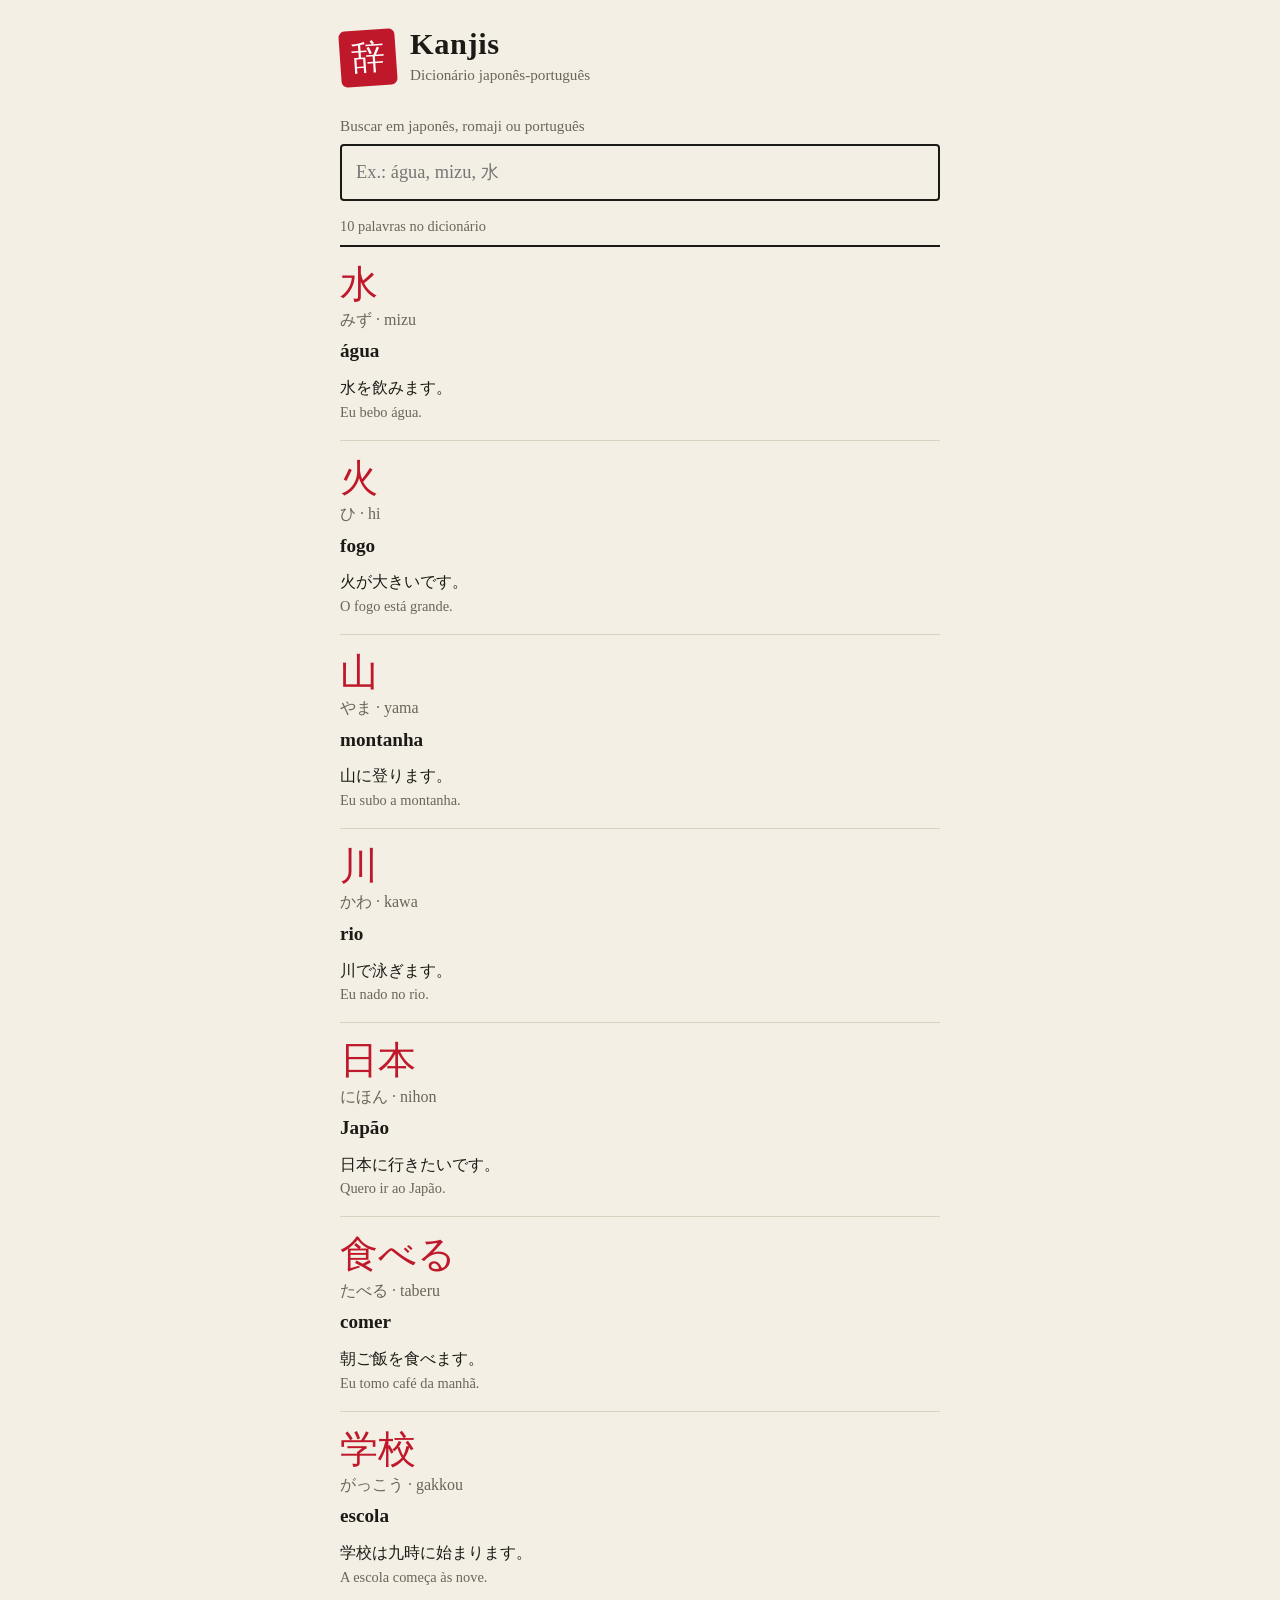
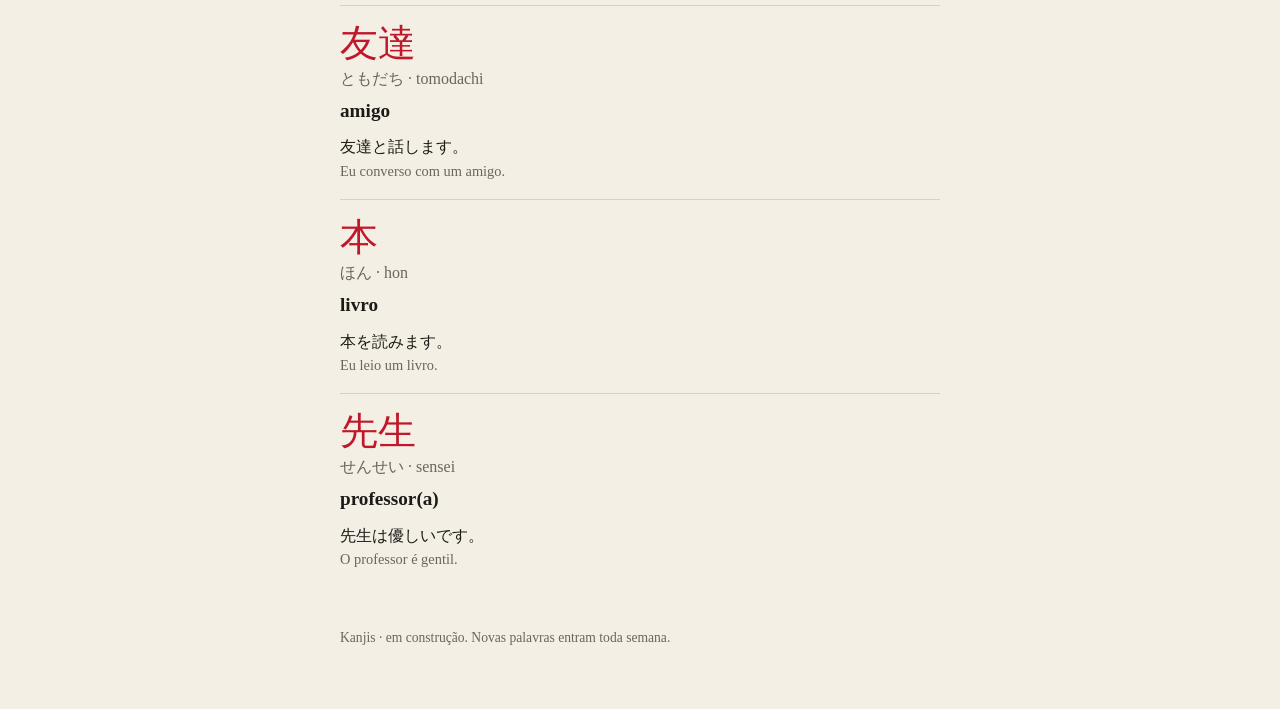
<file: index.html>
<!DOCTYPE html>
<html lang="pt-BR">
<head>
<meta charset="utf-8">
<meta name="viewport" content="width=device-width, initial-scale=1">
<title>Kanjis — dicionário japonês-português</title>
<meta name="description" content="Dicionário japonês-português com kanji, leitura em kana, romaji e frases de exemplo. Busque em japonês ou em português.">
<style>
:root{--papel:#F3EFE4;--tinta:#1C1A17;--suave:#6B655A;--linha:#D9D2C0;--hanko:#C0182B}
@media (prefers-color-scheme:dark){:root{--papel:#171512;--tinta:#EEE8D8;--suave:#A39C8C;--linha:#363229;--hanko:#E0364A}}
*{box-sizing:border-box}
html{background:var(--papel)}
body{margin:0 auto;max-width:640px;padding:28px 20px 60px;color:var(--tinta);background:var(--papel);
font-family:"Hiragino Mincho ProN","Yu Mincho","Noto Serif JP",Georgia,serif;line-height:1.6}
header{display:flex;align-items:center;gap:14px;margin-bottom:26px}
.selo{width:56px;height:56px;flex:none;background:var(--hanko);color:#fff;border-radius:6px;
display:grid;place-items:center;font-size:34px;transform:rotate(-4deg)}
h1{font-size:1.9rem;margin:0;line-height:1.1;letter-spacing:.02em}
header p{margin:2px 0 0;color:var(--suave);font-size:.95rem}
label{display:block;font-size:.95rem;color:var(--suave);margin-bottom:6px}
input{width:100%;font:inherit;font-size:1.15rem;padding:12px 14px;border:2px solid var(--tinta);
border-radius:4px;background:transparent;color:inherit}
input:focus{outline:3px solid var(--hanko);outline-offset:2px}
#info{margin:14px 0 6px;color:var(--suave);font-size:.9rem}
.item{padding:16px 0;border-top:1px solid var(--linha)}
.item:first-child{border-top:2px solid var(--tinta)}
.k{font-size:2.4rem;line-height:1.1;color:var(--hanko)}
.l{margin:2px 0 4px;color:var(--suave)}
.m{font-size:1.2rem;font-weight:700;margin:0}
.e{margin:8px 0 0;font-size:1rem}
.e span{display:block;color:var(--suave);font-size:.9rem}
.vazio{padding:18px 0;color:var(--suave)}
footer{margin-top:40px;color:var(--suave);font-size:.85rem}
</style>
</head>
<body>
<header>
  <div class="selo" aria-hidden="true">辞</div>
  <div><h1>Kanjis</h1><p>Dicionário japonês-português</p></div>
</header>
<main>
  <label for="busca">Buscar em japonês, romaji ou português</label>
  <input id="busca" type="search" autocomplete="off" placeholder="Ex.: água, mizu, 水">
  <p id="info"></p>
  <div id="lista"></div>
</main>
<footer>Kanjis · em construção. Novas palavras entram toda semana.</footer>
<script src="palavras.js"></script>
<script>
(function(){
  var dados = window.PALAVRAS || [];
  var busca = document.getElementById("busca");
  var lista = document.getElementById("lista");
  var info = document.getElementById("info");
  function norm(t){return (t||"").toLowerCase().normalize("NFD").replace(/[\u0300-\u036f]/g,"").trim();}
  function esc(t){var d=document.createElement("div");d.textContent=t||"";return d.innerHTML;}
  function card(p){
    return '<article class="item"><div class="k" lang="ja">'+esc(p.kanji)+'</div>'+
      '<div class="l"><span lang="ja">'+esc(p.kana)+'</span> · '+esc(p.romaji)+'</div>'+
      '<p class="m">'+esc(p.pt)+'</p>'+
      (p.ex?'<p class="e" lang="ja">'+esc(p.ex)+'<span lang="pt-BR">'+esc(p.exPt)+'</span></p>':'')+
      '</article>';
  }
  function mostrar(){
    var q = norm(busca.value);
    var r = !q ? dados : dados.filter(function(p){
      return [p.kanji,p.kana,p.romaji,p.pt].some(function(c){return norm(c).indexOf(q)>-1;});
    });
    info.textContent = !q ? dados.length+" palavras no dicionário" : r.length+" resultado(s)";
    lista.innerHTML = r.length ? r.map(card).join("") :
      '<p class="vazio">Nada encontrado. Tente outra grafia ou busque em romaji.</p>';
  }
  busca.addEventListener("input", mostrar);
  mostrar();
})();
</script>
</body>
</html>
</file>
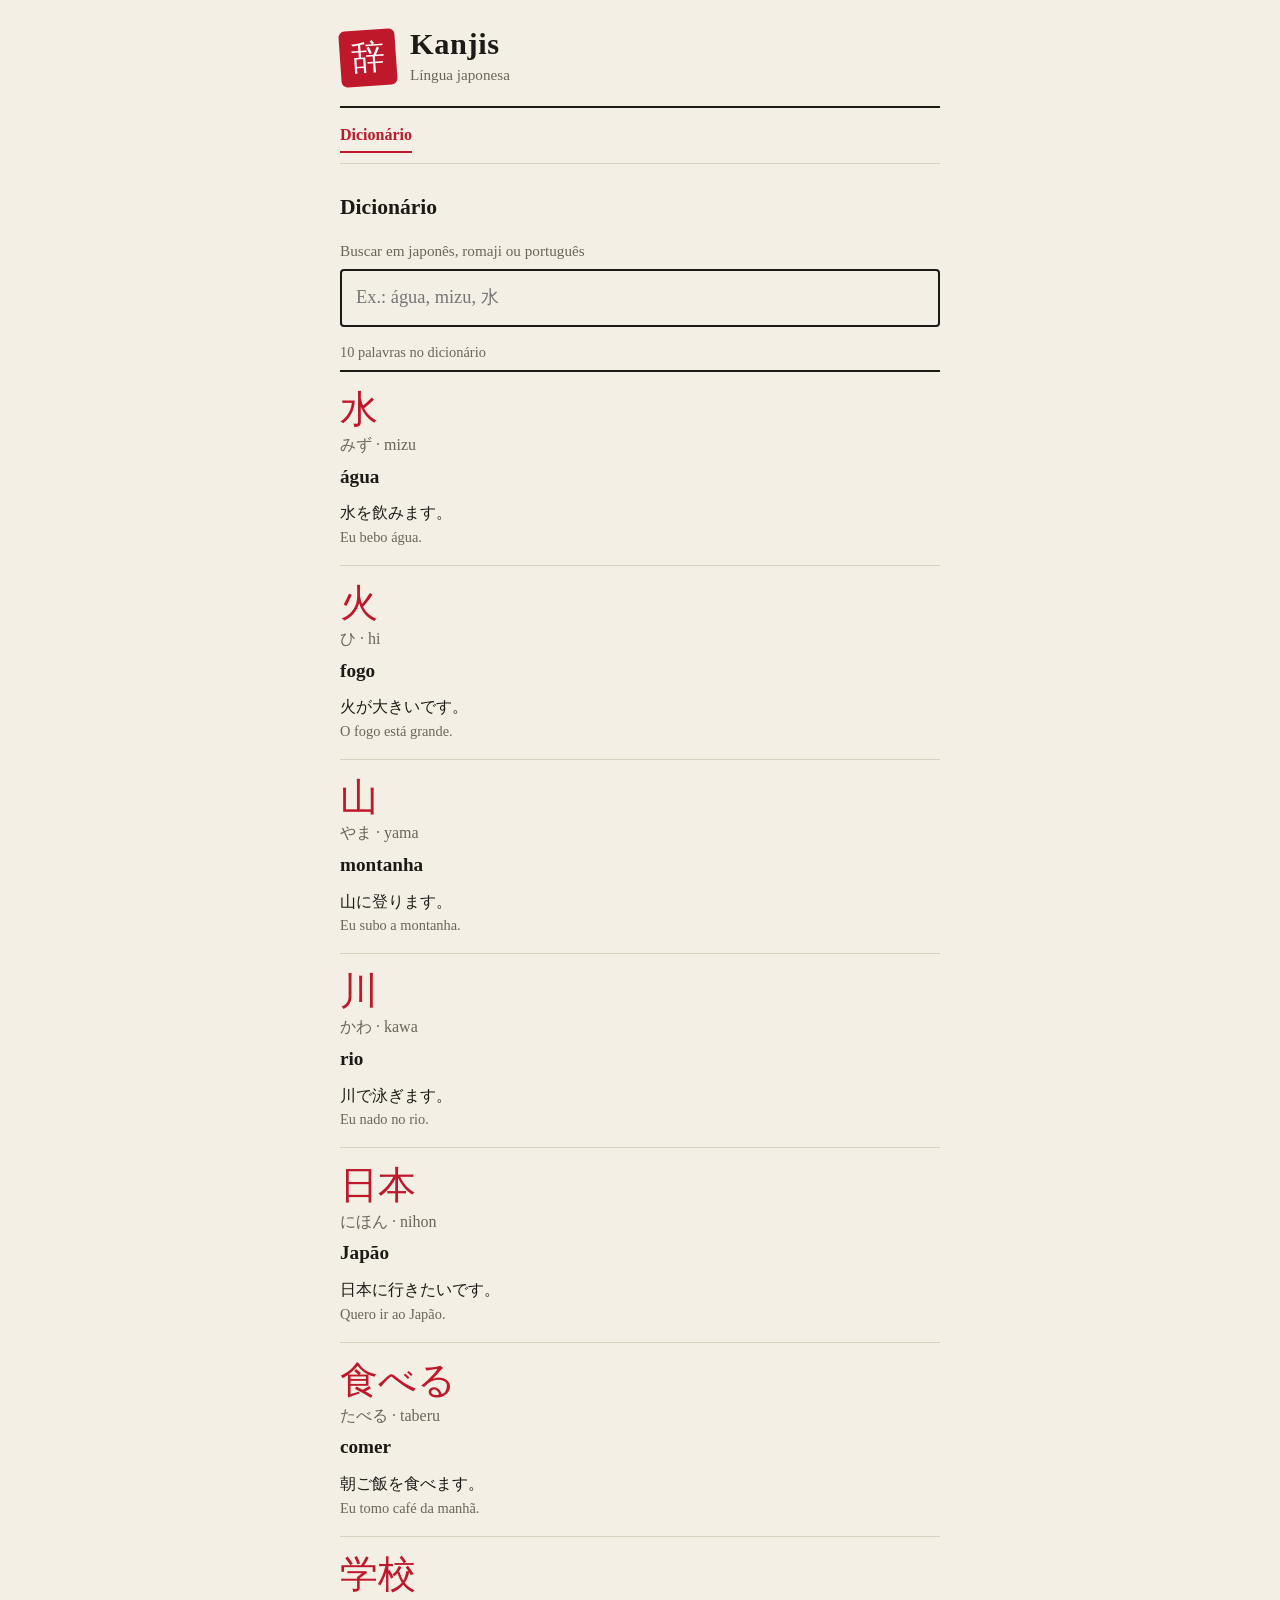
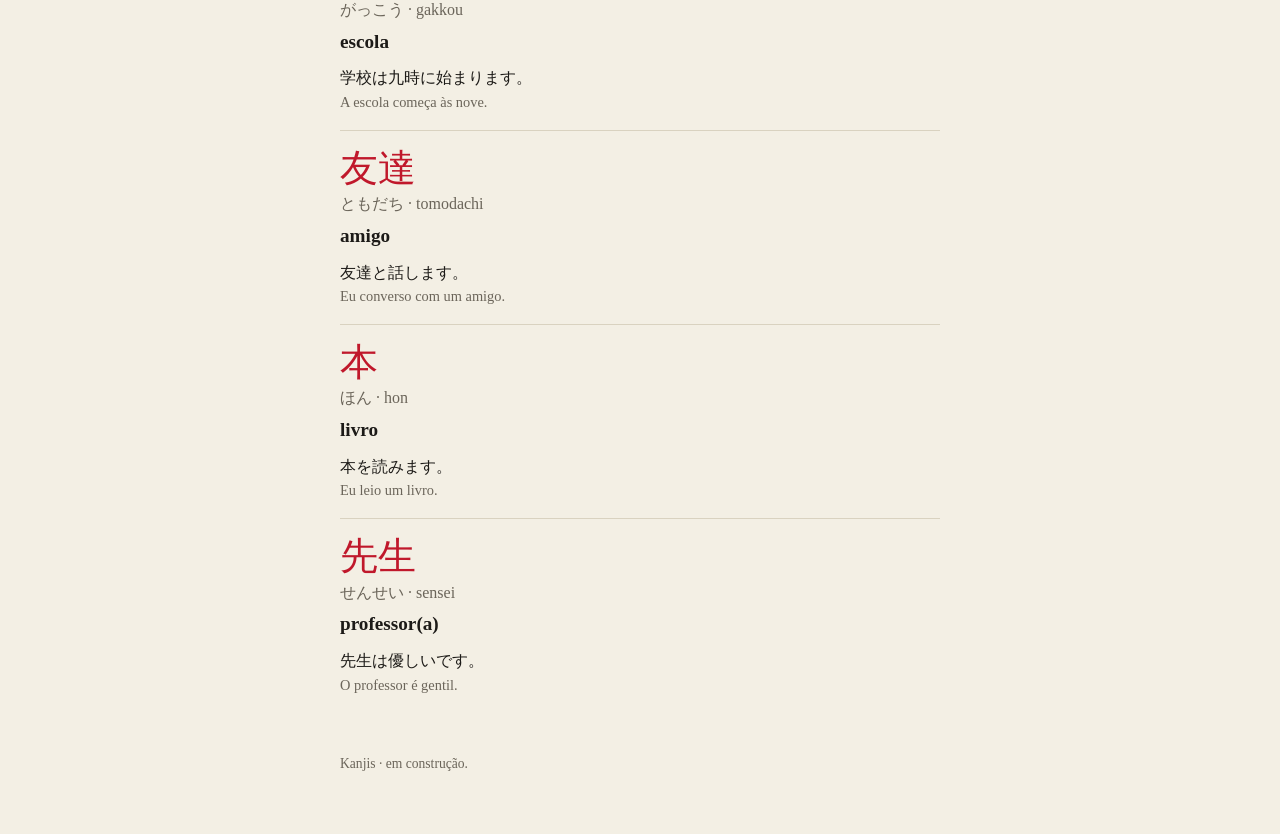
<file: public/index.html>
<!DOCTYPE html>
<html lang="pt-BR">
<head>
<meta charset="utf-8">
<meta name="viewport" content="width=device-width, initial-scale=1">
<meta name="robots" content="noindex">
<title>Kanjis — língua japonesa</title>
<meta name="description" content="Kanjis: um espaço para entender a língua japonesa, com dicionário japonês-português, kanji, leitura em kana e frases de exemplo.">
<link rel="stylesheet" href="estilo.css">
</head>
<body>
<header>
  <div class="selo" aria-hidden="true">辞</div>
  <div><h1>Kanjis</h1><p>Língua japonesa</p></div>
</header>
<nav class="menu" aria-label="Seções do site">
  <a href="index.html" aria-current="page">Dicionário</a>
</nav>
<main>
  <h2>Dicionário</h2>
  <label for="busca">Buscar em japonês, romaji ou português</label>
  <input id="busca" type="search" autocomplete="off" placeholder="Ex.: água, mizu, 水">
  <p id="info"></p>
  <div id="lista"></div>
</main>
<footer>Kanjis · em construção.</footer>
<script src="palavras.js"></script>
<script>
(function(){
  var dados = window.PALAVRAS || [];
  var busca = document.getElementById("busca");
  var lista = document.getElementById("lista");
  var info = document.getElementById("info");
  function norm(t){return (t||"").toLowerCase().normalize("NFD").replace(/[\u0300-\u036f]/g,"").trim();}
  function esc(t){var d=document.createElement("div");d.textContent=t||"";return d.innerHTML;}
  function card(p){
    return '<article class="item"><div class="k" lang="ja">'+esc(p.kanji)+'</div>'+
      '<div class="l"><span lang="ja">'+esc(p.kana)+'</span> · '+esc(p.romaji)+'</div>'+
      '<p class="m">'+esc(p.pt)+'</p>'+
      (p.ex?'<p class="e" lang="ja">'+esc(p.ex)+'<span lang="pt-BR">'+esc(p.exPt)+'</span></p>':'')+
      '</article>';
  }
  function mostrar(){
    var q = norm(busca.value);
    var r = !q ? dados : dados.filter(function(p){
      return [p.kanji,p.kana,p.romaji,p.pt].some(function(c){return norm(c).indexOf(q)>-1;});
    });
    info.textContent = !q ? dados.length+" palavras no dicionário" : r.length+" resultado(s)";
    lista.innerHTML = r.length ? r.map(card).join("") :
      '<p class="vazio">Nada encontrado. Tente outra grafia ou busque em romaji.</p>';
  }
  busca.addEventListener("input", mostrar);
  mostrar();
})();
</script>
</body>
</html>
</file>
<file: public/estilo.css>
/* Estilo único do site Kanjis. Todas as páginas usam este arquivo. */
:root{--papel:#F3EFE4;--tinta:#1C1A17;--suave:#6B655A;--linha:#D9D2C0;--hanko:#C0182B}
@media (prefers-color-scheme:dark){:root{--papel:#171512;--tinta:#EEE8D8;--suave:#A39C8C;--linha:#363229;--hanko:#E0364A}}
*{box-sizing:border-box}
html{background:var(--papel)}
body{margin:0 auto;max-width:640px;padding:28px 20px 60px;color:var(--tinta);background:var(--papel);
font-family:"Hiragino Mincho ProN","Yu Mincho","Noto Serif JP",Georgia,serif;line-height:1.6}
header{display:flex;align-items:center;gap:14px;margin-bottom:18px}
.selo{width:56px;height:56px;flex:none;background:var(--hanko);color:#fff;border-radius:6px;
display:grid;place-items:center;font-size:34px;transform:rotate(-4deg)}
h1{font-size:1.9rem;margin:0;line-height:1.1;letter-spacing:.02em}
header p{margin:2px 0 0;color:var(--suave);font-size:.95rem}
.menu{display:flex;flex-wrap:wrap;gap:8px 18px;margin:0 0 26px;padding:10px 0;
border-top:2px solid var(--tinta);border-bottom:1px solid var(--linha)}
.menu a{color:var(--tinta);text-decoration:none;font-size:1rem;padding:4px 0}
.menu a[aria-current="page"]{color:var(--hanko);font-weight:700;border-bottom:2px solid var(--hanko)}
.menu a:focus-visible{outline:3px solid var(--hanko);outline-offset:2px}
h2{font-size:1.35rem;margin:0 0 14px}
label{display:block;font-size:.95rem;color:var(--suave);margin-bottom:6px}
input{width:100%;font:inherit;font-size:1.15rem;padding:12px 14px;border:2px solid var(--tinta);
border-radius:4px;background:transparent;color:inherit}
input:focus{outline:3px solid var(--hanko);outline-offset:2px}
#info{margin:14px 0 6px;color:var(--suave);font-size:.9rem}
.item{padding:16px 0;border-top:1px solid var(--linha)}
.item:first-child{border-top:2px solid var(--tinta)}
.k{font-size:2.4rem;line-height:1.1;color:var(--hanko)}
.l{margin:2px 0 4px;color:var(--suave)}
.m{font-size:1.2rem;font-weight:700;margin:0}
.e{margin:8px 0 0;font-size:1rem}
.e span{display:block;color:var(--suave);font-size:.9rem}
.vazio{padding:18px 0;color:var(--suave)}
footer{margin-top:40px;color:var(--suave);font-size:.85rem}
</file>
